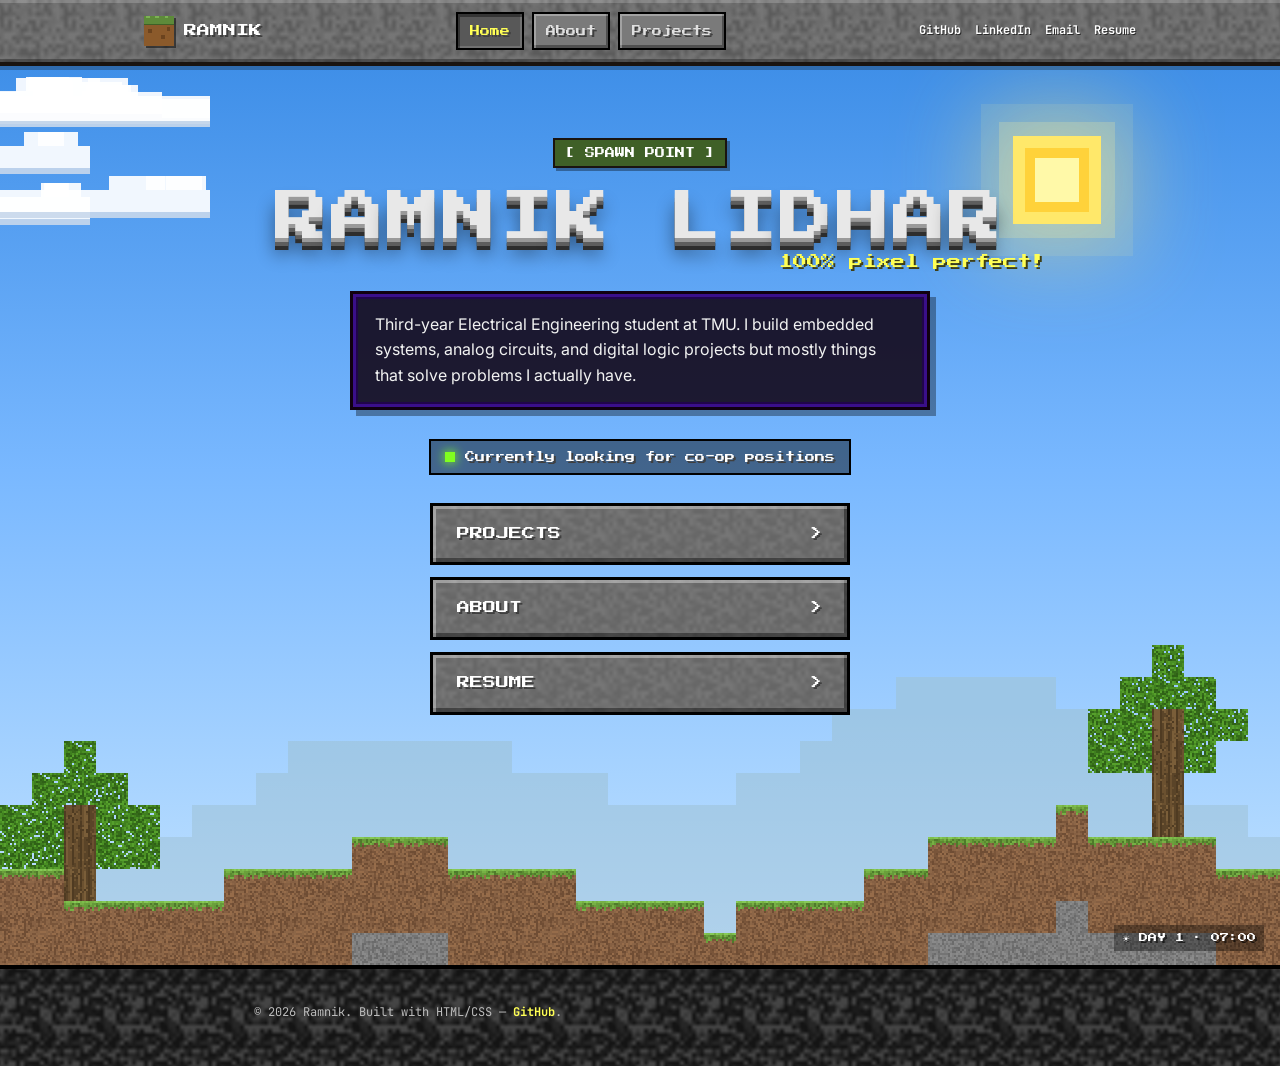
<file: index.html>
<!DOCTYPE html>
<html lang="en">
<head>
<meta charset="UTF-8">
<meta name="viewport" content="width=device-width, initial-scale=1.0">
<title>Ramnik Lidhar — Electrical Engineering</title>
<meta name="description" content="Third-year Electrical Engineering student at TMU building embedded systems, analog circuits, and digital logic projects. Currently looking for co-op positions.">
<meta property="og:type" content="website">
<meta property="og:site_name" content="Ramnik Lidhar">
<meta property="og:title" content="Ramnik Lidhar — Electrical Engineering">
<meta property="og:description" content="Third-year Electrical Engineering student at TMU building embedded systems, analog circuits, and digital logic projects. Currently looking for co-op positions.">
<meta property="og:url" content="https://ramnikl.github.io/">
<meta property="og:image" content="https://ramnikl.github.io/images/og-preview.png">
<meta property="og:image:width" content="1200">
<meta property="og:image:height" content="630">
<meta property="og:image:alt" content="Minecraft-style title screen reading Ramnik Lidhar">
<meta name="twitter:card" content="summary_large_image">
<link rel="icon" href="data:image/svg+xml,%3Csvg xmlns='http://www.w3.org/2000/svg' viewBox='0 0 16 16' shape-rendering='crispEdges'%3E%3Crect width='16' height='16' fill='%238B5A2B'/%3E%3Crect width='16' height='5' fill='%235D8A3A'/%3E%3Crect y='4' width='16' height='1' fill='%233F6027'/%3E%3C/svg%3E">
<link rel="preconnect" href="https://fonts.googleapis.com">
<link href="https://fonts.googleapis.com/css2?family=Press+Start+2P&family=JetBrains+Mono:wght@400;600;700&family=Inter:wght@400;500&display=swap" rel="stylesheet">
<link rel="stylesheet" href="style.css?v=6">
<script>document.documentElement.classList.add('js');try{if(!sessionStorage.getItem('world-loaded')&&!matchMedia('(prefers-reduced-motion: reduce)').matches)document.documentElement.classList.add('first-load');}catch(e){}</script>
</head>
<body data-time="day" data-trees="edges">

<nav class="site-nav">
  <div class="wrap">
    <a class="brand" href="./">
      <svg class="grass-icon" viewBox="0 0 16 16" xmlns="http://www.w3.org/2000/svg" shape-rendering="crispEdges">
        <rect width="16" height="16" fill="#8B5A2B"/>
        <rect y="0" width="16" height="5" fill="#5D8A3A"/>
        <rect y="4" width="16" height="1" fill="#3F6027"/>
        <rect x="1" y="0" width="2" height="1" fill="#7CB253"/>
        <rect x="6" y="0" width="2" height="1" fill="#7CB253"/>
        <rect x="11" y="0" width="2" height="1" fill="#7CB253"/>
        <rect x="2" y="7" width="2" height="2" fill="#6B431E"/>
        <rect x="9" y="10" width="2" height="2" fill="#6B431E"/>
        <rect x="12" y="6" width="2" height="2" fill="#6B431E"/>
      </svg>
      <span class="brand-text">RAMNIK</span>
    </a>
    <div class="nav-links">
      <a href="./" class="active">Home</a>
      <a href="about.html">About</a>
      <a href="projects.html">Projects</a>
    </div>
    <div class="nav-social">
      <a href="https://github.com/ramnikl" target="_blank">GitHub</a>
      <a href="https://www.linkedin.com/in/ramnik-lidhar" target="_blank">LinkedIn</a>
      <a href="mailto:ramniklidhar@gmail.com">Email</a>
      <a href="resume.pdf" target="_blank">Resume</a>
    </div>
  </div>
</nav>

<header class="scene scene--full">
  <div class="sky" aria-hidden="true">
    <div class="celestial sun"></div>
    <div class="clouds"></div>
    <canvas class="hills"></canvas>
    <canvas class="terrain"></canvas>
  </div>

  <div class="wrap scene-content hero">
    <p class="tag">[ SPAWN POINT ]</p>
    <div class="title-wrap">
      <h1 class="title">RAMNIK LIDHAR</h1>
      <button class="splash" type="button" title="Click me!">Ohm my god!</button>
    </div>
    <p class="lede tooltip-box">
      Third-year Electrical Engineering student at TMU. I build embedded
      systems, analog circuits, and digital logic projects but mostly things
      that solve problems I actually have.
    </p>

    <p class="coop-status"><span class="dot" aria-hidden="true"></span>Currently looking for co-op positions</p>

    <nav class="menu">
      <a href="projects.html" class="mc-btn"><span>PROJECTS</span><span class="arrow">&gt;</span></a>
      <a href="about.html" class="mc-btn"><span>ABOUT</span><span class="arrow">&gt;</span></a>
      <a href="resume.pdf" target="_blank" class="mc-btn"><span>RESUME</span><span class="arrow">&gt;</span></a>
    </nav>
  </div>

  <span class="time-badge" aria-hidden="true">&#9728; DAY 1 &middot; 07:00</span>
</header>

<footer>
  <div class="wrap">
    <p>&copy; 2026 Ramnik. Built with HTML/CSS — <a href="https://github.com/ramnikl" target="_blank">GitHub</a>.</p>
  </div>
</footer>

<script src="script.js?v=6"></script>
</body>
</html>
</file>
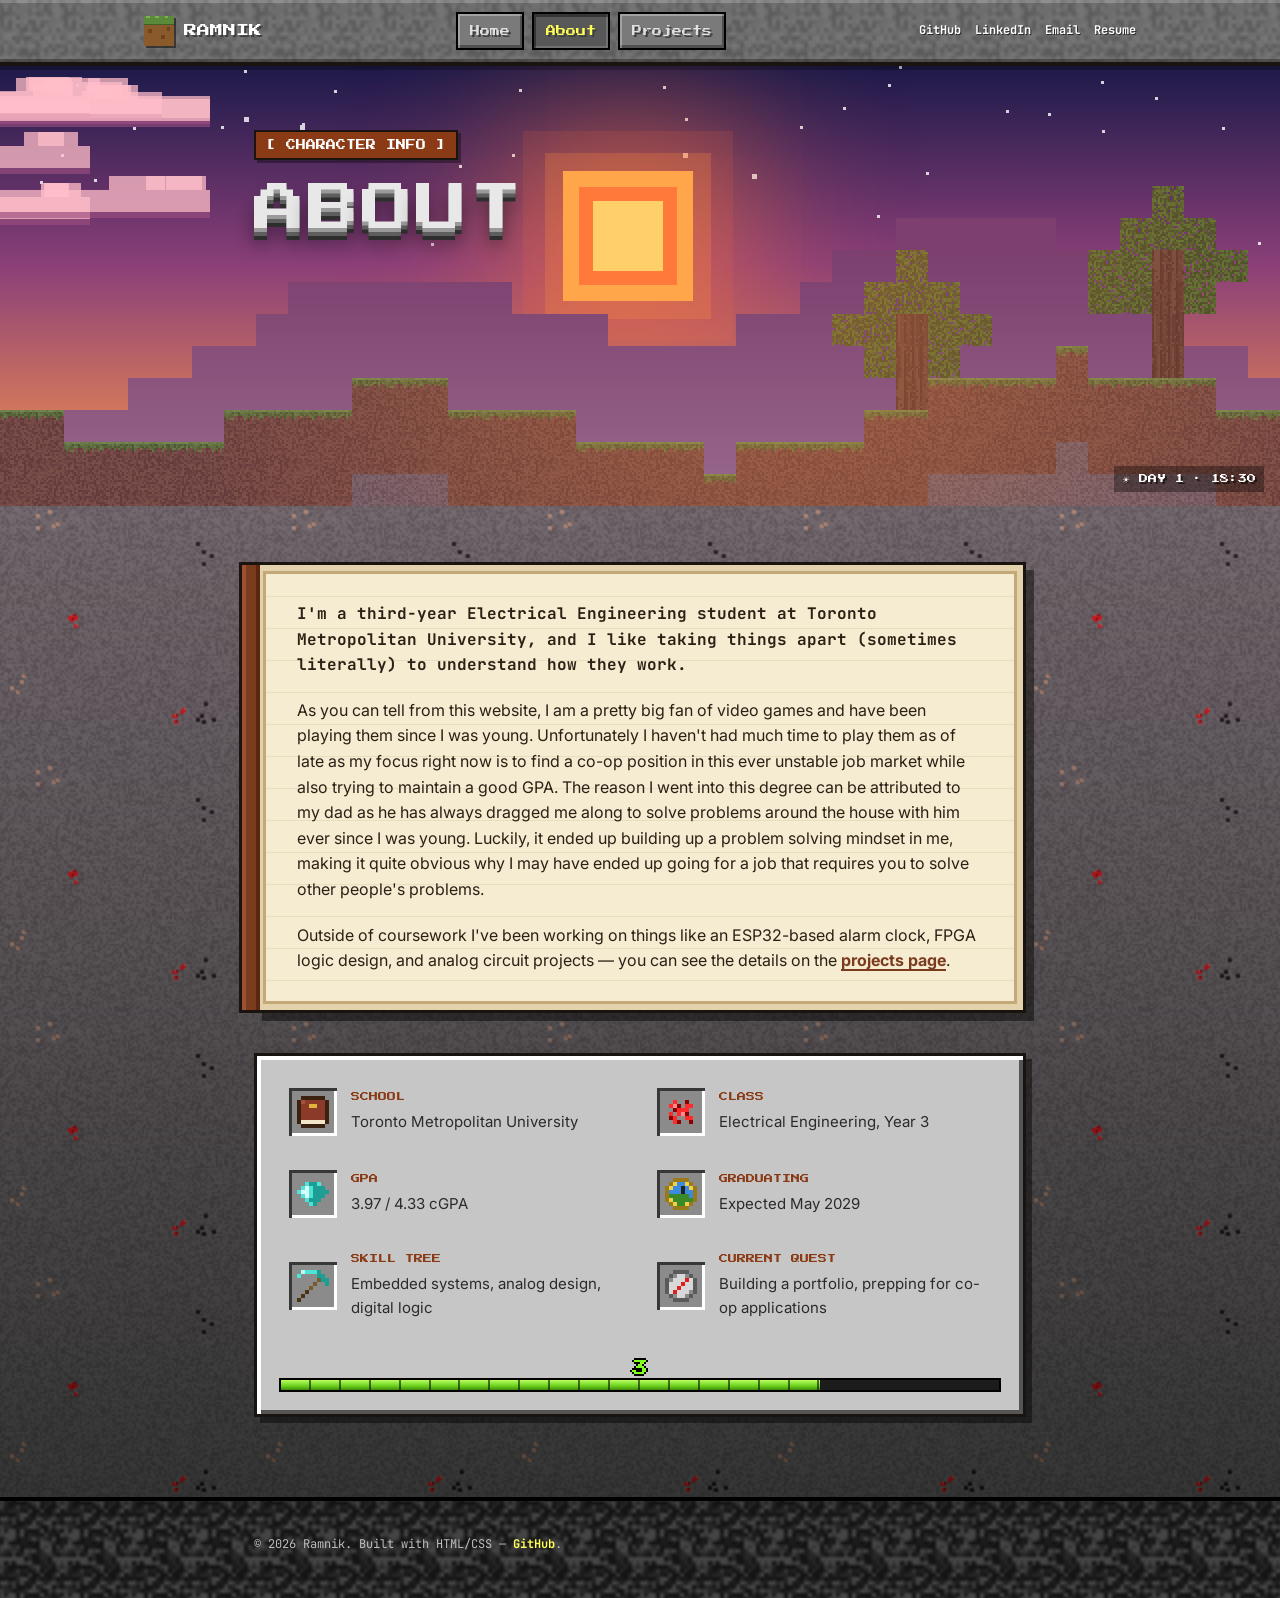
<file: about.html>
<!DOCTYPE html>
<html lang="en">
<head>
<meta charset="UTF-8">
<meta name="viewport" content="width=device-width, initial-scale=1.0">
<title>About — Ramnik</title>
<meta name="description" content="Third-year Electrical Engineering student at Toronto Metropolitan University. Currently looking for co-op positions.">
<meta property="og:type" content="website">
<meta property="og:site_name" content="Ramnik Lidhar">
<meta property="og:title" content="About — Ramnik Lidhar">
<meta property="og:description" content="Third-year Electrical Engineering student at Toronto Metropolitan University. Currently looking for co-op positions.">
<meta property="og:url" content="https://ramnikl.github.io/about.html">
<meta property="og:image" content="https://ramnikl.github.io/images/og-preview.png">
<meta property="og:image:width" content="1200">
<meta property="og:image:height" content="630">
<meta property="og:image:alt" content="Minecraft-style title screen reading Ramnik Lidhar">
<meta name="twitter:card" content="summary_large_image">
<link rel="icon" href="data:image/svg+xml,%3Csvg xmlns='http://www.w3.org/2000/svg' viewBox='0 0 16 16' shape-rendering='crispEdges'%3E%3Crect width='16' height='16' fill='%238B5A2B'/%3E%3Crect width='16' height='5' fill='%235D8A3A'/%3E%3Crect y='4' width='16' height='1' fill='%233F6027'/%3E%3C/svg%3E">
<link rel="preconnect" href="https://fonts.googleapis.com">
<link href="https://fonts.googleapis.com/css2?family=Press+Start+2P&family=JetBrains+Mono:wght@400;600;700&family=Inter:wght@400;500&display=swap" rel="stylesheet">
<link rel="stylesheet" href="style.css?v=6">
<script>document.documentElement.classList.add('js');try{if(!sessionStorage.getItem('world-loaded')&&!matchMedia('(prefers-reduced-motion: reduce)').matches)document.documentElement.classList.add('first-load');}catch(e){}</script>
</head>
<body data-time="dusk" data-trees="right">

<nav class="site-nav">
  <div class="wrap">
    <a class="brand" href="./">
      <svg class="grass-icon" viewBox="0 0 16 16" xmlns="http://www.w3.org/2000/svg" shape-rendering="crispEdges">
        <rect width="16" height="16" fill="#8B5A2B"/>
        <rect y="0" width="16" height="5" fill="#5D8A3A"/>
        <rect y="4" width="16" height="1" fill="#3F6027"/>
        <rect x="1" y="0" width="2" height="1" fill="#7CB253"/>
        <rect x="6" y="0" width="2" height="1" fill="#7CB253"/>
        <rect x="11" y="0" width="2" height="1" fill="#7CB253"/>
        <rect x="2" y="7" width="2" height="2" fill="#6B431E"/>
        <rect x="9" y="10" width="2" height="2" fill="#6B431E"/>
        <rect x="12" y="6" width="2" height="2" fill="#6B431E"/>
      </svg>
      <span class="brand-text">RAMNIK</span>
    </a>
    <div class="nav-links">
      <a href="./">Home</a>
      <a href="about.html" class="active">About</a>
      <a href="projects.html">Projects</a>
    </div>
    <div class="nav-social">
      <a href="https://github.com/ramnikl" target="_blank">GitHub</a>
      <a href="https://www.linkedin.com/in/ramnik-lidhar" target="_blank">LinkedIn</a>
      <a href="mailto:ramniklidhar@gmail.com">Email</a>
      <a href="resume.pdf" target="_blank">Resume</a>
    </div>
  </div>
</nav>

<header class="scene">
  <div class="sky" aria-hidden="true">
    <div class="stars"></div>
    <div class="celestial sun"></div>
    <div class="clouds"></div>
    <canvas class="hills"></canvas>
    <canvas class="terrain"></canvas>
  </div>

  <div class="wrap scene-content page-header">
    <p class="tag">[ CHARACTER INFO ]</p>
    <h1 class="title">ABOUT</h1>
  </div>

  <span class="time-badge" aria-hidden="true">&#9728; DAY 1 &middot; 18:30</span>
</header>

<main class="underground">
  <div class="wrap">
    <section class="about">
      <div class="book reveal">
        <p class="about-lead">
          I'm a third-year Electrical Engineering student at Toronto Metropolitan
          University, and I like taking things apart (sometimes literally) to
          understand how they work.
        </p>
        <p>
          As you can tell from this website, I am a pretty big fan of video games and
          have been playing them since I was young. Unfortunately I haven't had much time
          to play them as of late as my focus right now is to find a co-op position in this
          ever unstable job market while also trying to maintain a good GPA. The reason I
          went into this degree can be attributed to my dad as he has always dragged
          me along to solve problems around the house with him ever since I was young. Luckily,
          it ended up building up a problem solving mindset in me, making it quite obvious why
          I may have ended up going for a job that requires you to solve other people's problems.
        </p>
        <p>
          Outside of coursework I've been working on things like an ESP32-based
          alarm clock, FPGA logic design, and analog circuit projects — you can
          see the details on the <a href="projects.html">projects page</a>.
        </p>
      </div>

      <div class="facts gui reveal">
        <div class="fact">
          <span class="slot"><i class="px-icon" data-icon="book"></i></span>
          <div>
            <span class="label">SCHOOL</span>
            Toronto Metropolitan University
          </div>
        </div>
        <div class="fact">
          <span class="slot"><i class="px-icon" data-icon="redstone"></i></span>
          <div>
            <span class="label">CLASS</span>
            Electrical Engineering, Year 3
          </div>
        </div>
        <div class="fact">
          <span class="slot"><i class="px-icon" data-icon="diamond"></i></span>
          <div>
            <span class="label">GPA</span>
            3.97 / 4.33 cGPA
          </div>
        </div>
        <div class="fact">
          <span class="slot"><i class="px-icon" data-icon="clock"></i></span>
          <div>
            <span class="label">GRADUATING</span>
            Expected May 2029
          </div>
        </div>
        <div class="fact">
          <span class="slot"><i class="px-icon" data-icon="pickaxe"></i></span>
          <div>
            <span class="label">SKILL TREE</span>
            Embedded systems, analog design, digital logic
          </div>
        </div>
        <div class="fact">
          <span class="slot"><i class="px-icon" data-icon="compass"></i></span>
          <div>
            <span class="label">CURRENT QUEST</span>
            Building a portfolio, prepping for co-op applications
          </div>
        </div>

        <div class="xp" aria-hidden="true">
          <span class="xp-level">3</span>
          <div class="xp-bar"><span class="xp-fill"></span></div>
        </div>
      </div>
    </section>
  </div>
</main>

<footer>
  <div class="wrap">
    <p>&copy; 2026 Ramnik. Built with HTML/CSS — <a href="https://github.com/ramnikl" target="_blank">GitHub</a>.</p>
  </div>
</footer>

<script src="script.js?v=6"></script>
</body>
</html>
</file>
<file: style.css>
/* =========================================================
   Ramnik — Minecraft-themed portfolio
   Each page is a different time of day in the Overworld:
     Home     -> day   (sunrise)
     About    -> dusk  (sunset)
     Projects -> night (moonrise, then down into the caves)
   Textures + terrain are generated at runtime in script.js;
   everything here has a flat-colour fallback without JS.
   ========================================================= */

:root {
  --ink: #1a1410;
  --gui: #c6c6c6;
  --gui-light: #ffffff;
  --gui-dark: #555555;
  --gui-text: #2b2b2b;
  --gui-muted: #4a4a4a;
  --slot: #8b8b8b;
  --slot-dark: #373737;
  --grass: #5d9b3a;
  --grass-dark: #3f6027;
  --dirt: #866043;
  --dirt-dark: #5f4331;
  --stone: #7f7f7f;
  --gold: #ffff55;
  --gold-shadow: #3f3f15;
  --xp: #80ff20;
  --mono: 'JetBrains Mono', monospace;
  --sans: 'Inter', sans-serif;
  --pixel: 'Press Start 2P', monospace;

  /* per-time palette (day default) */
  --sky-top: #3f8fe8;
  --sky-mid: #79b8ff;
  --sky-bottom: #c4e4ff;
  --accent: var(--grass);
  --accent-dark: var(--grass-dark);
}

body[data-time="dusk"] {
  --sky-top: #1d1a4a;
  --sky-mid: #8a3f78;
  --sky-bottom: #ff9a4a;
  --accent: #e0702a;
  --accent-dark: #8a3a14;
}

body[data-time="night"] {
  --sky-top: #03050f;
  --sky-mid: #0b1230;
  --sky-bottom: #1c2a5a;
  --accent: #4fe3d6;
  --accent-dark: #1d7e76;
}

* { box-sizing: border-box; }

html { scroll-behavior: smooth; }

body {
  margin: 0;
  background: #3a3a3a;
  color: var(--gui-text);
  font-family: var(--sans);
  line-height: 1.6;
  overflow-x: hidden;
}

a { color: inherit; }

canvas { image-rendering: pixelated; }

.wrap {
  max-width: 820px;
  margin: 0 auto;
  padding: 0 24px;
}

.wrap--wide { max-width: 1040px; }

:focus-visible {
  outline: 3px solid var(--gold);
  outline-offset: 3px;
}

/* ---------------------------------------------------------
   Shared GUI pieces
   --------------------------------------------------------- */

/* Minecraft inventory window */
.gui {
  position: relative;
  background: var(--gui);
  border: 3px solid var(--ink);
  box-shadow:
    inset 4px 4px 0 var(--gui-light),
    inset -4px -4px 0 var(--gui-dark),
    6px 6px 0 rgba(0, 0, 0, 0.45);
}

/* Inventory slot */
.slot {
  display: inline-flex;
  align-items: center;
  justify-content: center;
  width: 48px;
  height: 48px;
  flex-shrink: 0;
  background: var(--slot);
  box-shadow:
    inset 3px 3px 0 var(--slot-dark),
    inset -3px -3px 0 var(--gui-light);
}

.px-icon {
  display: block;
  width: 32px;
  height: 32px;
}

.px-icon svg { display: block; width: 100%; height: 100%; }

/* Stone button */
.mc-btn {
  position: relative;
  display: flex;
  justify-content: space-between;
  align-items: center;
  font-family: var(--pixel);
  font-size: 13px;
  color: #fff;
  text-decoration: none;
  text-shadow: 2px 2px 0 #3f3f3f;
  background-color: #6f6f6f;
  background-image: var(--tex-button, none);
  background-size: 64px 64px;
  border: 3px solid #000;
  box-shadow:
    inset 3px 3px 0 rgba(255, 255, 255, 0.35),
    inset -3px -4px 0 rgba(0, 0, 0, 0.4);
  transition: transform 0.08s ease, filter 0.15s ease;
}

.mc-btn:hover,
.mc-btn:focus-visible {
  color: var(--gold);
  border-color: #fff;
  filter: brightness(1.12) saturate(1.2);
  outline: none;
}

.mc-btn:active {
  transform: translateY(2px);
  box-shadow:
    inset 3px 4px 0 rgba(0, 0, 0, 0.4),
    inset -3px -3px 0 rgba(255, 255, 255, 0.2);
}

/* Minecraft tooltip (dark purple) */
.tooltip-box {
  background: rgba(16, 0, 16, 0.86);
  color: #f2f2f2;
  border: 3px solid #100010;
  box-shadow:
    inset 0 0 0 3px #3a0f8a,
    inset 0 0 0 5px #20054a,
    6px 6px 0 rgba(0, 0, 0, 0.35);
}

/* ---------------------------------------------------------
   Nav (stone slab)
   --------------------------------------------------------- */

nav.site-nav {
  position: sticky;
  top: 0;
  z-index: 50;
  background-color: #6d6d6d;
  background-image:
    linear-gradient(rgba(0, 0, 0, 0.15), rgba(0, 0, 0, 0.15)),
    var(--tex-stone, none);
  background-size: auto, 64px 64px;
  border-bottom: 4px solid var(--ink);
  box-shadow:
    inset 0 3px 0 rgba(255, 255, 255, 0.18),
    inset 0 -3px 0 rgba(0, 0, 0, 0.3),
    0 4px 0 rgba(0, 0, 0, 0.25);
}

nav.site-nav .wrap {
  max-width: 1040px;
  display: flex;
  align-items: center;
  justify-content: space-between;
  padding-top: 12px;
  padding-bottom: 12px;
  gap: 16px;
}

.brand {
  display: flex;
  align-items: center;
  gap: 10px;
  text-decoration: none;
}

.grass-icon {
  width: 30px;
  height: 30px;
  flex-shrink: 0;
  filter: drop-shadow(2px 2px 0 rgba(0, 0, 0, 0.5));
  transition: transform 0.2s cubic-bezier(.3, 1.8, .5, 1);
}

.brand:hover .grass-icon { transform: translateY(-4px) rotate(-8deg); }

.brand-text {
  font-family: var(--pixel);
  font-size: 13px;
  color: #fff;
  text-shadow: 2px 2px 0 #3f3f3f;
}

.nav-links {
  display: flex;
  gap: 8px;
  align-items: center;
}

.nav-links a {
  font-family: var(--pixel);
  font-size: 10px;
  text-decoration: none;
  color: #e0e0e0;
  text-shadow: 2px 2px 0 #3f3f3f;
  padding: 9px 12px;
  background: #7a7a7a;
  border: 2px solid #000;
  box-shadow:
    inset 2px 2px 0 rgba(255, 255, 255, 0.3),
    inset -2px -3px 0 rgba(0, 0, 0, 0.35);
  transition: transform 0.08s ease;
}

.nav-links a:hover {
  color: var(--gold);
  border-color: #fff;
  background: #8590b8;
}

.nav-links a.active {
  color: var(--gold);
  background: #585858;
  box-shadow:
    inset 2px 3px 0 rgba(0, 0, 0, 0.4),
    inset -2px -2px 0 rgba(255, 255, 255, 0.15);
}

.nav-links a:active { transform: translateY(2px); }

.nav-social {
  display: flex;
  gap: 14px;
}

.nav-social a {
  font-family: var(--mono);
  font-size: 12px;
  font-weight: 700;
  text-decoration: none;
  color: #fff;
  text-shadow: 1px 1px 0 #2a2a2a;
  position: relative;
}

.nav-social a::after {
  content: '';
  position: absolute;
  left: 0;
  right: 0;
  bottom: -3px;
  height: 2px;
  background: var(--gold);
  transform: scaleX(0);
  transform-origin: left;
  transition: transform 0.2s steps(4);
}

.nav-social a:hover { color: var(--gold); }
.nav-social a:hover::after { transform: scaleX(1); }

@media (max-width: 760px) {
  nav.site-nav { position: relative; }
  nav.site-nav .wrap { flex-wrap: wrap; gap: 12px; }
  .nav-social { width: 100%; flex-wrap: wrap; gap: 12px; }
}

/* ---------------------------------------------------------
   Sky scenes
   --------------------------------------------------------- */

.scene {
  position: relative;
  min-height: 440px;
  overflow: hidden;
  background: linear-gradient(var(--sky-top) 0%, var(--sky-mid) 45%, var(--sky-bottom) 100%);
  display: flex;
  flex-direction: column;
}

.scene--full {
  min-height: max(640px, calc(100svh - 58px));
}

.sky {
  position: absolute;
  inset: 0;
  pointer-events: none;
}

.sky > * { position: absolute; }

/* Fallback ground when JS/canvas is unavailable */
.sky::after {
  content: '';
  position: absolute;
  left: 0;
  right: 0;
  bottom: 0;
  height: 96px;
  background: linear-gradient(var(--grass) 0 24px, var(--dirt) 24px);
  border-top: 4px solid var(--grass-dark);
  z-index: 0;
}

.js .sky::after { display: none; }

.hills,
.terrain {
  left: 0;
  bottom: 0;
  width: 100%;
  display: block;
}

.hills { height: 300px; z-index: 2; will-change: transform; }
.terrain { height: 320px; z-index: 4; }

.scene-content {
  position: relative;
  z-index: 6;
  width: 100%;
}

/* sun / moon */
.celestial {
  z-index: 1;
  will-change: transform;
}

.sun {
  width: 88px;
  height: 88px;
  right: 14%;
  top: 70px;
  background: #fff9a8;
  box-shadow:
    inset 0 0 0 12px #ffe86a,
    inset 0 0 0 22px #ffd23a,
    0 0 0 14px rgba(255, 240, 150, 0.22),
    0 0 0 32px rgba(255, 240, 150, 0.1),
    0 0 90px 30px rgba(255, 230, 120, 0.45);
  animation: sunrise 3.2s cubic-bezier(.2, .7, .2, 1) both;
}

@keyframes sunrise {
  from { transform: translateY(340px); }
  to   { transform: translateY(0); }
}

body[data-time="dusk"] .sun {
  width: 130px;
  height: 130px;
  right: auto;
  left: 44%;
  top: auto;
  bottom: 205px;
  background: #ffcf6a;
  box-shadow:
    inset 0 0 0 16px #ffa54a,
    inset 0 0 0 30px #ff7a3a,
    0 0 0 18px rgba(255, 140, 60, 0.25),
    0 0 0 40px rgba(255, 110, 60, 0.12),
    0 0 140px 60px rgba(255, 120, 60, 0.5);
  animation: sunset 6s cubic-bezier(.3, .1, .3, 1) both;
}

@keyframes sunset {
  from { transform: translateY(-190px); }
  to   { transform: translateY(0); }
}

.moon {
  width: 72px;
  height: 72px;
  left: 12%;
  top: 56px;
  background:
    linear-gradient(#b9bfcc, #b9bfcc) 14px 16px / 14px 14px no-repeat,
    linear-gradient(#c4cad6, #c4cad6) 42px 38px / 10px 10px no-repeat,
    linear-gradient(#b9bfcc, #b9bfcc) 22px 46px / 8px 8px no-repeat,
    linear-gradient(#c4cad6, #c4cad6) 48px 12px / 8px 8px no-repeat,
    #eef1f8;
  box-shadow:
    0 0 0 10px rgba(200, 215, 255, 0.12),
    0 0 0 24px rgba(200, 215, 255, 0.06),
    0 0 90px 24px rgba(160, 185, 255, 0.35);
  animation: moonrise 4s cubic-bezier(.2, .7, .2, 1) both;
}

@keyframes moonrise {
  from { transform: translateY(300px); opacity: 0.4; }
  to   { transform: translateY(0); opacity: 1; }
}

/* clouds */
.clouds { inset: 0; z-index: 3; }

.cloud {
  position: absolute;
  left: 0;
  height: 22px;
  background: rgba(255, 255, 255, 0.92);
  box-shadow: 0 6px 0 rgba(200, 215, 235, 0.9);
  animation: drift linear infinite;
  will-change: transform;
}

.cloud i {
  position: absolute;
  background: inherit;
}

body[data-time="dusk"] .cloud {
  background: rgba(255, 190, 200, 0.75);
  box-shadow: 0 6px 0 rgba(160, 80, 130, 0.6);
}

body[data-time="night"] .cloud {
  background: rgba(70, 85, 130, 0.45);
  box-shadow: 0 6px 0 rgba(30, 40, 80, 0.4);
}

@keyframes drift {
  from { transform: translateX(-320px); }
  to   { transform: translateX(calc(100vw + 40px)); }
}

/* stars */
.stars { inset: 0; z-index: 0; }

.star {
  position: absolute;
  width: 3px;
  height: 3px;
  background: #fff;
  animation: twinkle ease-in-out infinite alternate;
}

.star.big { width: 5px; height: 5px; }

body[data-time="dusk"] .stars {
  bottom: 55%;
  animation: stars-appear 8s ease 1s both;
}

@keyframes stars-appear {
  from { opacity: 0; }
  to   { opacity: 0.8; }
}

@keyframes twinkle {
  from { opacity: 1; }
  to   { opacity: 0.2; }
}

.shooting-star {
  position: absolute;
  width: 110px;
  height: 3px;
  background: linear-gradient(90deg, rgba(255, 255, 255, 0), #fff);
  transform: rotate(-24deg);
  animation: shoot 1.1s linear forwards;
}

@keyframes shoot {
  0%   { opacity: 0; translate: 0 0; }
  10%  { opacity: 1; }
  100% { opacity: 0; translate: 340px -150px; }
}

/* fireflies */
.fireflies { inset: 0; z-index: 5; }

.firefly {
  position: absolute;
  width: 4px;
  height: 4px;
  background: #e6ff7a;
  box-shadow: 0 0 8px 3px rgba(210, 255, 90, 0.65);
  animation: float-fly ease-in-out infinite alternate, glow 2.4s ease-in-out infinite alternate;
}

@keyframes float-fly {
  0%   { transform: translate(0, 0); }
  33%  { transform: translate(22px, -18px); }
  66%  { transform: translate(-12px, -34px); }
  100% { transform: translate(16px, -8px); }
}

@keyframes glow {
  from { opacity: 0.15; }
  to   { opacity: 1; }
}

/* time-of-day badge */
.time-badge {
  position: absolute;
  z-index: 7;
  right: 16px;
  bottom: 14px;
  font-family: var(--pixel);
  font-size: 9px;
  color: #fff;
  text-shadow: 2px 2px 0 rgba(0, 0, 0, 0.6);
  background: rgba(0, 0, 0, 0.35);
  padding: 6px 8px;
}

/* ---------------------------------------------------------
   Titles
   --------------------------------------------------------- */

.tag {
  display: inline-block;
  font-family: var(--pixel);
  font-size: 10px;
  line-height: 1.8;
  margin: 0 0 18px;
  padding: 4px 10px;
  color: #fff;
  background: var(--accent-dark);
  border: 2px solid var(--ink);
  box-shadow: 3px 3px 0 rgba(0, 0, 0, 0.35);
  animation: fade-up 0.6s ease both 0.2s;
}

h1.title {
  font-family: var(--pixel);
  font-weight: 400;
  font-size: clamp(34px, 8vw, 72px);
  line-height: 1.2;
  margin: 0 0 24px;
  color: #e8e8e8;
  letter-spacing: 0.04em;
  text-shadow:
    0 4px 0 #9a9a9a,
    0 8px 0 #5e5e5e,
    0 12px 0 #2e2e2e,
    0 16px 18px rgba(0, 0, 0, 0.45);
}

.page-header h1.title { font-size: clamp(30px, 6vw, 52px); }

.hero h1.title { font-size: clamp(28px, 6vw, 54px); }

h1.title .word { white-space: nowrap; }

h1.title .ch {
  display: inline-block;
  animation: block-drop 0.7s cubic-bezier(.3, 1.4, .6, 1) both;
  animation-delay: calc(0.35s + var(--i) * 0.07s);
}

h1.title .ch:hover {
  animation: block-hop 0.4s ease;
}

@keyframes block-drop {
  0%   { transform: translateY(-160px); opacity: 0; }
  40%  { opacity: 1; }
  100% { transform: translateY(0); opacity: 1; }
}

@keyframes block-hop {
  0%, 100% { transform: translateY(0); }
  50%      { transform: translateY(-14px); }
}

@keyframes fade-up {
  from { opacity: 0; transform: translateY(12px); }
  to   { opacity: 1; transform: translateY(0); }
}

/* ---------------------------------------------------------
   Home — title screen
   --------------------------------------------------------- */

.hero {
  text-align: center;
  padding-top: clamp(40px, 8vh, 90px);
  padding-bottom: 250px;
}

.hero .tag {
  display: table;
  margin: 0 auto 18px;
}

.title-wrap {
  position: relative;
  display: inline-block;
}

.splash {
  position: absolute;
  right: -40px;
  bottom: 6px;
  font-family: var(--pixel);
  font-size: clamp(10px, 1.6vw, 14px);
  color: var(--gold);
  text-shadow: 2px 2px 0 var(--gold-shadow);
  background: none;
  border: 0;
  padding: 0;
  cursor: pointer;
  white-space: nowrap;
  transform: rotate(-18deg);
  animation: splash-pulse 0.55s ease-in-out infinite alternate, fade-up 0.5s ease both 1.2s;
}

@keyframes splash-pulse {
  from { transform: rotate(-18deg) scale(1); }
  to   { transform: rotate(-18deg) scale(1.1); }
}

.lede {
  font-size: 16px;
  max-width: 58ch;
  margin: 16px auto 34px;
  padding: 18px 22px;
  text-align: left;
  animation: fade-up 0.6s ease both 1s;
}

.coop-status {
  display: inline-flex;
  align-items: center;
  gap: 10px;
  margin: -12px 0 28px;
  padding: 8px 14px;
  font-family: var(--pixel);
  font-size: 10px;
  line-height: 1.6;
  color: #fff;
  text-shadow: 2px 2px 0 #3f3f3f;
  background: rgba(0, 0, 0, 0.45);
  border: 2px solid #000;
  animation: fade-up 0.6s ease both 1.1s;
}

.coop-status .dot {
  width: 10px;
  height: 10px;
  flex-shrink: 0;
  background: var(--xp);
  box-shadow: 0 0 8px 2px rgba(128, 255, 32, 0.6);
  animation: blink 1.2s steps(2, jump-none) infinite;
}

@keyframes blink { 50% { opacity: 0.25; } }

.menu {
  display: flex;
  flex-direction: column;
  gap: 12px;
  max-width: 420px;
  margin: 0 auto;
}

.menu a {
  padding: 18px 24px;
  animation: fade-up 0.5s ease both;
}

.menu a:nth-child(1) { animation-delay: 1.2s; }
.menu a:nth-child(2) { animation-delay: 1.3s; }
.menu a:nth-child(3) { animation-delay: 1.4s; }

.menu a .arrow {
  font-family: var(--pixel);
  transition: transform 0.15s steps(3);
}

.menu a:hover .arrow { transform: translateX(6px); }

@media (max-width: 640px) {
  .sun { width: 44px; height: 44px; right: 5%; top: 14px; }
  body[data-time="dusk"] .sun { width: 90px; height: 90px; left: 60%; bottom: 180px; }
  .splash { right: -6px; bottom: -18px; }
  .hero { padding-bottom: 220px; }
}

/* ---------------------------------------------------------
   Page headers (about / projects)
   --------------------------------------------------------- */

.page-header {
  padding-top: 64px;
  padding-bottom: 210px;
}

/* ---------------------------------------------------------
   Underground (content area below the terrain)
   --------------------------------------------------------- */

.underground {
  position: relative;
  padding: 56px 0 80px;
  background-color: #6b6b6b;
  background-image:
    linear-gradient(rgba(0, 0, 0, 0.1), rgba(0, 0, 0, 0.55)),
    var(--tex-under, none);
  background-size: auto, 256px 256px;
}

body[data-time="dusk"] .underground {
  background-image:
    linear-gradient(rgba(60, 20, 40, 0.25), rgba(0, 0, 0, 0.6)),
    var(--tex-under, none);
}

.underground--deep {
  background-color: #3f3f44;
  background-image:
    linear-gradient(rgba(5, 8, 25, 0.35), rgba(0, 0, 0, 0.65)),
    var(--tex-under, none);
}

/* scroll reveal */
.js .reveal {
  opacity: 0;
  transform: translateY(40px);
  transition: opacity 0.6s ease, transform 0.6s cubic-bezier(.2, .8, .2, 1);
}

.js .reveal.is-in {
  opacity: 1;
  transform: none;
}

/* ---------------------------------------------------------
   About — book & quill + character stats
   --------------------------------------------------------- */

.book {
  position: relative;
  padding: 36px 40px;
  background-color: #f6ecd2;
  background-image:
    repeating-linear-gradient(transparent 0 31px, rgba(140, 110, 60, 0.12) 31px 32px);
  color: #2a2014;
  border: 3px solid var(--ink);
  box-shadow:
    inset 0 0 0 6px #e3d3ac,
    inset 0 0 0 9px #c4a878,
    8px 8px 0 rgba(0, 0, 0, 0.45);
}

.book::before {
  content: '';
  position: absolute;
  top: -3px;
  bottom: -3px;
  left: -18px;
  width: 18px;
  background: #7a3b1e;
  border: 3px solid var(--ink);
  border-right: 0;
  box-shadow: inset 4px 0 0 #9c5230, inset -4px 0 0 #5a2812;
}

.about-lead {
  font-family: var(--mono);
  font-weight: 700;
  font-size: 18px;
  margin: 0 0 24px;
}

.book p {
  font-size: 16px;
  margin: 0 0 20px;
}

.book p:last-child { margin-bottom: 0; }

.book a {
  color: #7a3b1e;
  font-weight: 700;
  text-decoration-thickness: 2px;
  text-underline-offset: 3px;
}

.book a:hover { color: #b3541e; }

.facts {
  display: grid;
  grid-template-columns: 1fr 1fr;
  gap: 14px;
  margin-top: 40px;
  padding: 22px;
}

.fact {
  display: flex;
  gap: 14px;
  align-items: center;
  padding: 10px;
  font-size: 15px;
  color: var(--gui-text);
  transition: background 0.15s ease;
}

.fact:hover { background: rgba(255, 255, 255, 0.35); }

.fact:hover .px-icon { animation: item-bob 0.6s ease-in-out infinite alternate; }

@keyframes item-bob {
  from { transform: translateY(1px) rotate(-4deg); }
  to   { transform: translateY(-3px) rotate(4deg); }
}

.label {
  font-family: var(--pixel);
  font-size: 9px;
  color: var(--accent-dark);
  display: block;
  margin-bottom: 6px;
  line-height: 1.6;
}

.xp {
  grid-column: 1 / -1;
  position: relative;
  margin-top: 16px;
  padding-top: 18px;
}

.xp-level {
  position: absolute;
  top: -4px;
  left: 50%;
  transform: translateX(-50%);
  font-family: var(--pixel);
  font-size: 16px;
  color: var(--xp);
  text-shadow: 2px 0 0 #000, -2px 0 0 #000, 0 2px 0 #000, 0 -2px 0 #000;
}

.xp-bar {
  height: 14px;
  background: #1c1c1c;
  border: 2px solid #000;
  overflow: hidden;
}

.xp-fill {
  display: block;
  height: 100%;
  width: 0;
  background:
    repeating-linear-gradient(90deg, transparent 0 calc(5.55% - 2px), rgba(0, 0, 0, 0.55) calc(5.55% - 2px) 5.55%),
    linear-gradient(#b8ff60, #6ad01c 60%, #3f8a0e);
  transition: width 1.6s cubic-bezier(.2, .8, .2, 1) 0.3s;
}

html:not(.js) .xp-fill,
.is-in .xp-fill { width: 75%; }

@media (max-width: 640px) {
  .facts { grid-template-columns: 1fr; }
  .book { padding: 26px 22px; }
  .book::before { display: none; }
}

/* ---------------------------------------------------------
   Projects — inventory items
   --------------------------------------------------------- */

.project {
  display: grid;
  grid-template-columns: 1.1fr 1fr;
  gap: 28px;
  align-items: center;
  padding: 28px;
  margin-bottom: 36px;
  transition: transform 0.2s ease, box-shadow 0.2s ease, opacity 0.6s ease;
}

.project:nth-child(even) .project-body { order: 2; }

/* enchantment glint on hover */
.project::after {
  content: '';
  position: absolute;
  inset: 0;
  pointer-events: none;
  background: linear-gradient(115deg,
    transparent 30%,
    rgba(160, 90, 255, 0.18) 42%,
    rgba(200, 150, 255, 0.35) 50%,
    rgba(160, 90, 255, 0.18) 58%,
    transparent 70%);
  background-size: 300% 100%;
  opacity: 0;
  transition: opacity 0.25s ease;
}

.project.is-in:hover {
  transform: translate(-3px, -4px);
  box-shadow:
    inset 4px 4px 0 var(--gui-light),
    inset -4px -4px 0 var(--gui-dark),
    10px 12px 0 rgba(0, 0, 0, 0.5),
    0 0 36px rgba(140, 80, 255, 0.35);
}

.project:hover::after {
  opacity: 1;
  animation: glint 1.8s linear infinite;
}

@keyframes glint {
  from { background-position: 100% 0; }
  to   { background-position: -50% 0; }
}

.project-head {
  display: flex;
  align-items: center;
  gap: 12px;
  margin-bottom: 14px;
}

.project .num {
  font-family: var(--pixel);
  font-size: 10px;
  color: var(--accent-dark);
}

.project h3 {
  font-family: var(--mono);
  font-size: 19px;
  font-weight: 700;
  margin: 0 0 10px;
  color: #1f1f1f;
}

.project:hover h3 { color: #5a1fb0; }

.project p {
  margin: 0 0 18px;
  color: var(--gui-muted);
  font-size: 15px;
}

.stack {
  display: flex;
  gap: 8px;
  flex-wrap: wrap;
}

.stack span {
  font-family: var(--mono);
  font-size: 11px;
  font-weight: 700;
  color: #fff;
  text-shadow: 1px 1px 0 #3f3f3f;
  background: var(--slot);
  padding: 5px 9px;
  box-shadow:
    inset 2px 2px 0 var(--slot-dark),
    inset -2px -2px 0 var(--gui-light);
  transition: transform 0.12s ease;
}

.stack span:hover {
  transform: translateY(-2px);
  background: #7d86b0;
}

/* item frame around the project image */
.item-frame {
  padding: 12px;
  background-color: #9c7a48;
  background-image: var(--tex-planks, none);
  background-size: 64px 64px;
  border: 3px solid var(--ink);
  box-shadow:
    inset 3px 3px 0 rgba(255, 255, 255, 0.25),
    inset -3px -3px 0 rgba(0, 0, 0, 0.35);
}

.item-frame img {
  display: block;
  width: 100%;
  background: #1e1e1e;
  border: 3px solid var(--ink);
  transition: transform 0.25s ease;
}

.project img.zoomable { cursor: zoom-in; }

.item-frame:hover img { transform: scale(1.03) rotate(-0.6deg); }

@media (max-width: 820px) {
  .project { grid-template-columns: 1fr; padding: 22px; }
  .project:nth-child(even) .project-body { order: 0; }
}

/* ---------------------------------------------------------
   Lightbox
   --------------------------------------------------------- */

.lightbox-overlay {
  display: none;
  position: fixed;
  inset: 0;
  background: rgba(10, 6, 16, 0.9);
  z-index: 100;
  align-items: center;
  justify-content: center;
  padding: 32px;
  cursor: zoom-out;
}

.lightbox-overlay.active {
  display: flex;
  animation: fade-in 0.2s ease;
}

.lightbox-overlay img {
  max-width: 90vw;
  max-height: 90vh;
  border: 4px solid var(--ink);
  box-shadow:
    0 0 0 8px #9c7a48,
    0 0 0 12px var(--ink),
    12px 12px 0 12px rgba(0, 0, 0, 0.4);
  animation: pop-in 0.3s cubic-bezier(.3, 1.5, .5, 1);
}

@keyframes fade-in { from { opacity: 0; } to { opacity: 1; } }

@keyframes pop-in {
  from { transform: scale(0.6); opacity: 0; }
  to   { transform: scale(1); opacity: 1; }
}

/* ---------------------------------------------------------
   Footer (bedrock)
   --------------------------------------------------------- */

footer {
  padding: 34px 0 44px;
  font-family: var(--mono);
  font-size: 12px;
  color: #bdbdbd;
  background-color: #2a2a2a;
  background-image:
    linear-gradient(rgba(0, 0, 0, 0.35), rgba(0, 0, 0, 0.35)),
    var(--tex-bedrock, none);
  background-size: auto, 64px 64px;
  border-top: 4px solid #000;
}

footer p { margin: 0; }

footer a {
  text-decoration: none;
  font-weight: 700;
  color: var(--gold);
}

footer a:hover { text-decoration: underline; }

/* ---------------------------------------------------------
   Click particles, loading screen, page transitions
   --------------------------------------------------------- */

.particle {
  position: fixed;
  width: 7px;
  height: 7px;
  pointer-events: none;
  z-index: 200;
}

html.first-load body::after {
  content: '';
  position: fixed;
  inset: 0;
  z-index: 999;
  background: #3b2a1d;
  /* safety net: never hide the page for long if script.js fails */
  animation: fade-out 0.4s ease 2.5s forwards;
}

@keyframes fade-out { to { opacity: 0; visibility: hidden; } }

.loader {
  position: fixed;
  inset: 0;
  z-index: 1000;
  display: flex;
  flex-direction: column;
  align-items: center;
  justify-content: center;
  gap: 22px;
  background-color: #3b2a1d;
  background-image:
    linear-gradient(rgba(0, 0, 0, 0.55), rgba(0, 0, 0, 0.55)),
    var(--tex-dirt, none);
  background-size: auto, 64px 64px;
  font-family: var(--pixel);
  color: #fff;
  text-shadow: 2px 2px 0 #3f3f3f;
  transition: opacity 0.45s ease;
}

.loader p { margin: 0; font-size: 13px; text-align: center; padding: 0 16px; }
.loader .loader-sub { font-size: 10px; color: #bdbdbd; min-height: 1em; }

.loader-bar {
  width: min(320px, 70vw);
  height: 10px;
  background: #555;
  border: 2px solid #000;
}

.loader-bar span {
  display: block;
  height: 100%;
  width: 0;
  background: #80ff20;
  animation: load-bar 1.1s steps(12) forwards;
}

@keyframes load-bar { to { width: 100%; } }

.loader.done { opacity: 0; pointer-events: none; }

body::before {
  content: '';
  position: fixed;
  inset: 0;
  z-index: 998;
  background: #000;
  opacity: 0;
  pointer-events: none;
  transition: opacity 0.25s ease;
}

body.leaving::before { opacity: 1; }

/* ---------------------------------------------------------
   Reduced motion
   --------------------------------------------------------- */

@media (prefers-reduced-motion: reduce) {
  *, *::before, *::after {
    animation-duration: 0.001ms !important;
    animation-iteration-count: 1 !important;
    animation-delay: 0s !important;
    transition-duration: 0.001ms !important;
  }
  .cloud, .firefly, .star { animation: none !important; }
  .js .reveal { opacity: 1; transform: none; }
}
</file>
